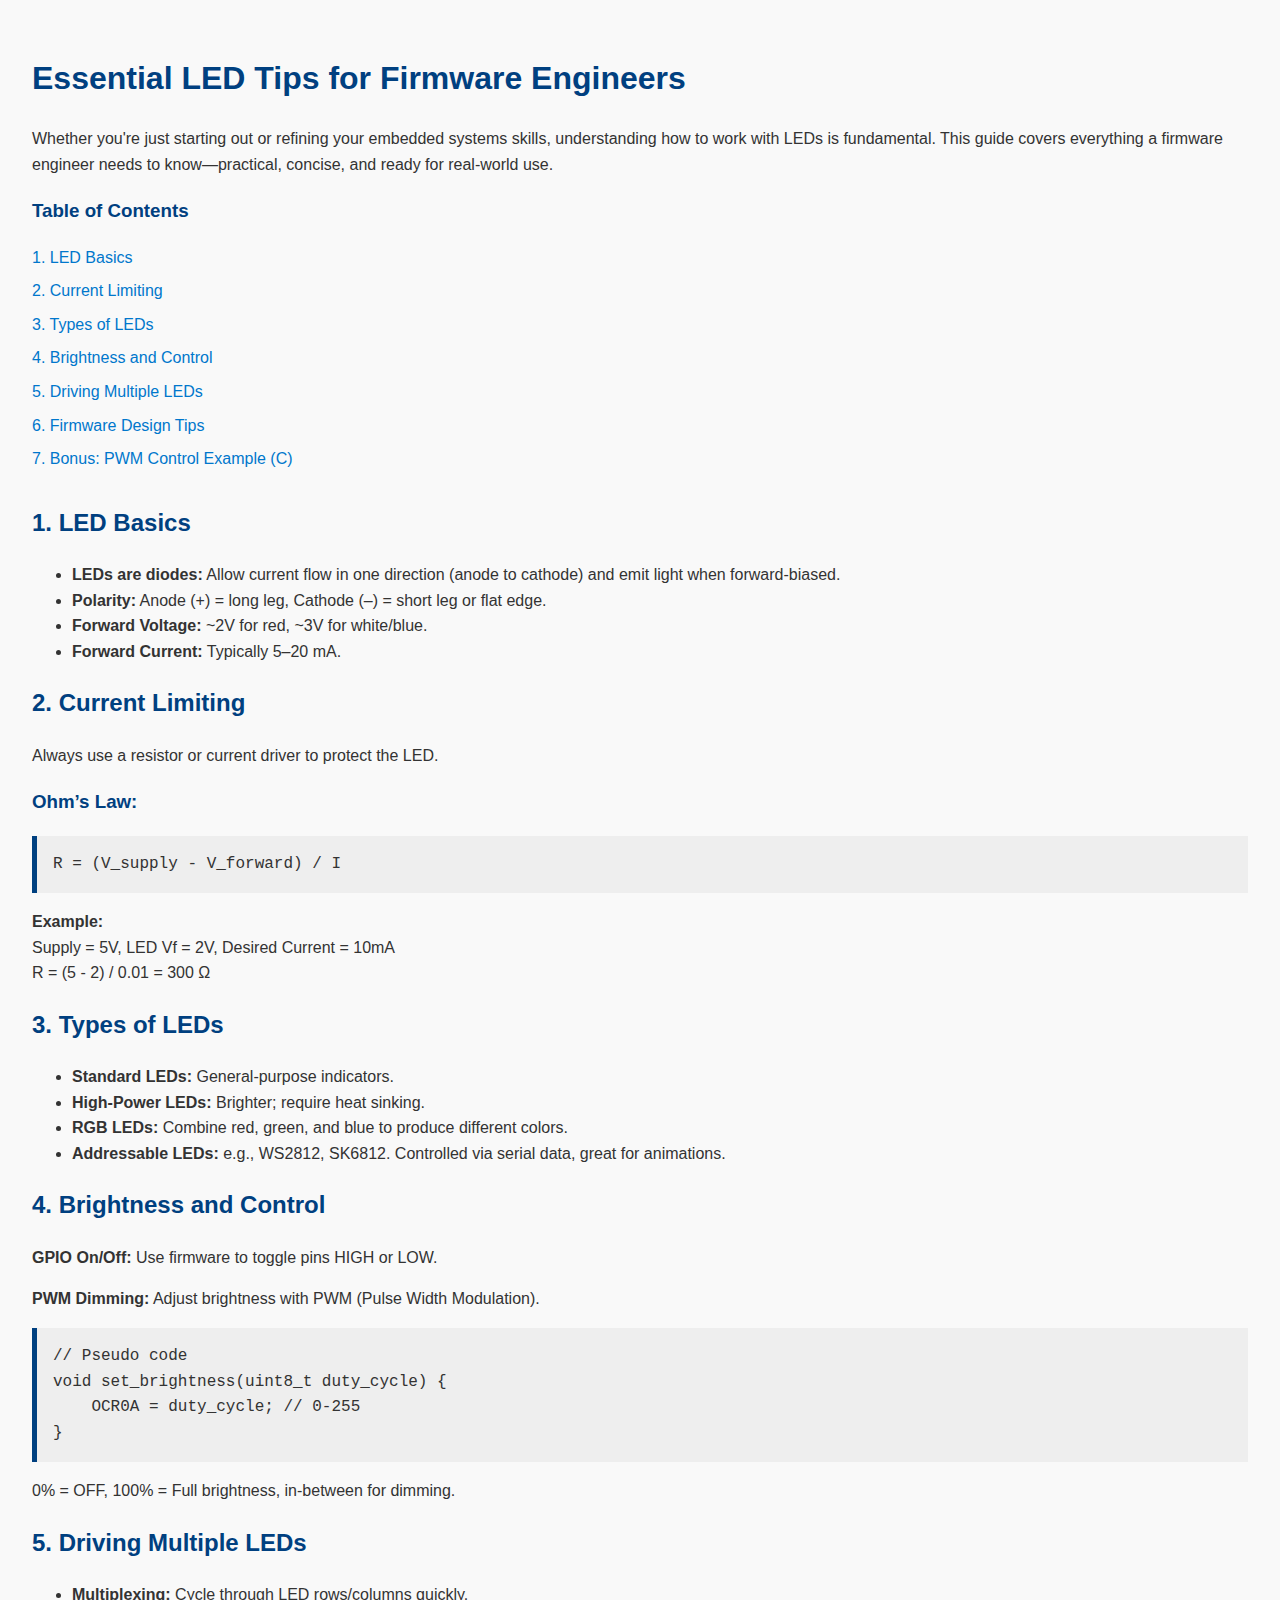
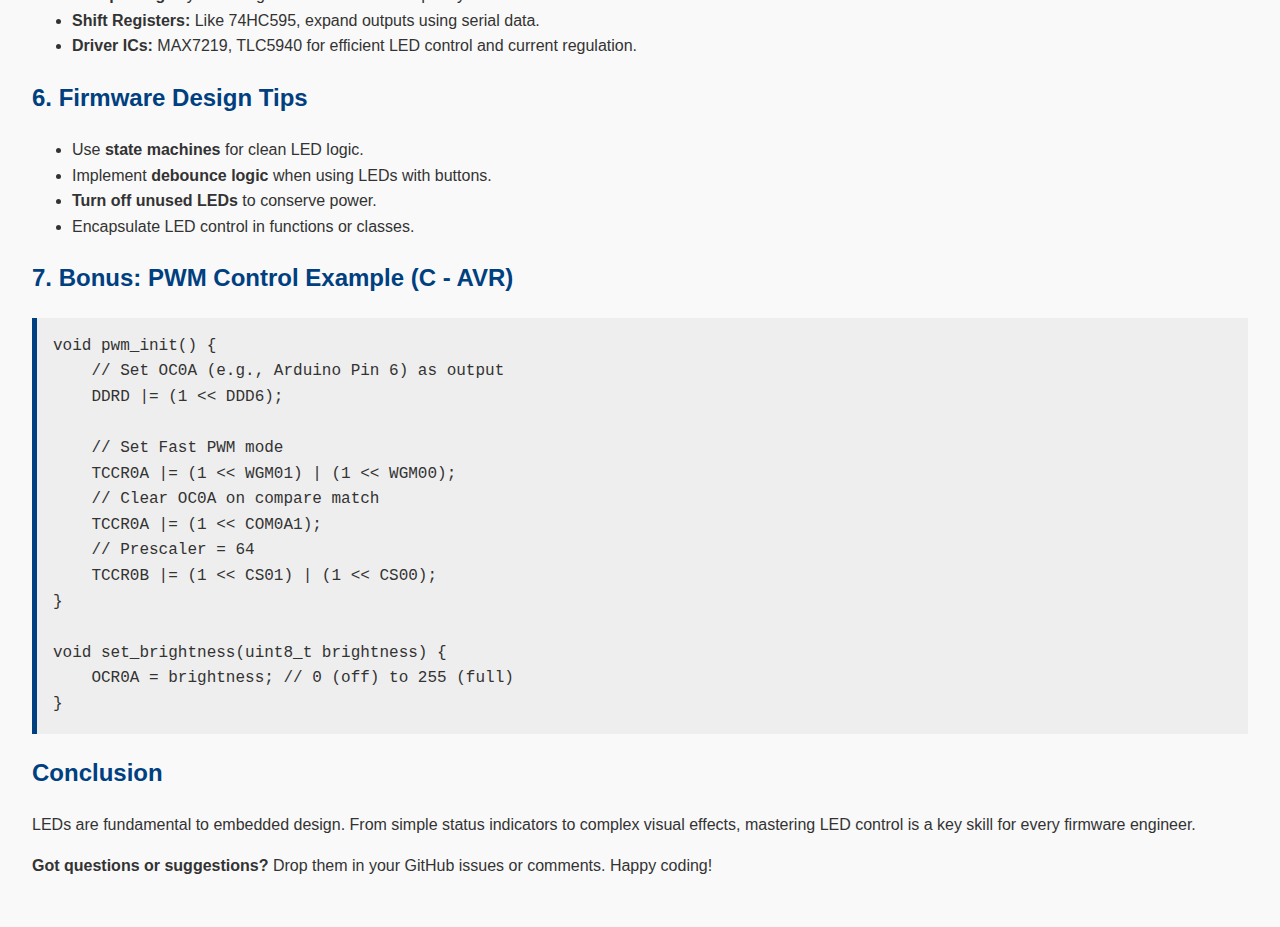
<file: index.html>
<!DOCTYPE html>
<html lang="en">
<head>
  <meta charset="UTF-8">
  <meta name="viewport" content="width=device-width, initial-scale=1">
  <title>Essential LED Tips for Firmware Engineers</title>
  <style>
    body {
      font-family: 'Segoe UI', sans-serif;
      line-height: 1.6;
      margin: 0;
      padding: 2rem;
      background: #f9f9f9;
      color: #333;
    }
    h1, h2, h3 {
      color: #004080;
    }
    pre {
      background: #eee;
      padding: 1rem;
      overflow-x: auto;
      border-left: 5px solid #004080;
    }
    code {
      font-family: Consolas, monospace;
    }
    a {
      color: #0077cc;
      text-decoration: none;
    }
    a:hover {
      text-decoration: underline;
    }
    nav {
      margin-bottom: 2rem;
    }
    nav ul {
      list-style-type: none;
      padding: 0;
    }
    nav ul li {
      margin-bottom: 0.5rem;
    }
  </style>
</head>
<body>

  <h1>Essential LED Tips for Firmware Engineers</h1>
  <p>Whether you're just starting out or refining your embedded systems skills, understanding how to work with LEDs is fundamental. This guide covers everything a firmware engineer needs to know—practical, concise, and ready for real-world use.</p>

  <nav>
    <h3>Table of Contents</h3>
    <ul>
      <li><a href="#basics">1. LED Basics</a></li>
      <li><a href="#current">2. Current Limiting</a></li>
      <li><a href="#types">3. Types of LEDs</a></li>
      <li><a href="#brightness">4. Brightness and Control</a></li>
      <li><a href="#multiple">5. Driving Multiple LEDs</a></li>
      <li><a href="#firmware">6. Firmware Design Tips</a></li>
      <li><a href="#example">7. Bonus: PWM Control Example (C)</a></li>
    </ul>
  </nav>

  <h2 id="basics">1. LED Basics</h2>
  <ul>
    <li><strong>LEDs are diodes:</strong> Allow current flow in one direction (anode to cathode) and emit light when forward-biased.</li>
    <li><strong>Polarity:</strong> Anode (+) = long leg, Cathode (–) = short leg or flat edge.</li>
    <li><strong>Forward Voltage:</strong> ~2V for red, ~3V for white/blue.</li>
    <li><strong>Forward Current:</strong> Typically 5–20 mA.</li>
  </ul>

  <h2 id="current">2. Current Limiting</h2>
  <p>Always use a resistor or current driver to protect the LED.</p>
  <h3>Ohm’s Law:</h3>
  <pre><code>R = (V_supply - V_forward) / I</code></pre>
  <p><strong>Example:</strong><br>
  Supply = 5V, LED Vf = 2V, Desired Current = 10mA<br>
  R = (5 - 2) / 0.01 = 300 Ω</p>

  <h2 id="types">3. Types of LEDs</h2>
  <ul>
    <li><strong>Standard LEDs:</strong> General-purpose indicators.</li>
    <li><strong>High-Power LEDs:</strong> Brighter; require heat sinking.</li>
    <li><strong>RGB LEDs:</strong> Combine red, green, and blue to produce different colors.</li>
    <li><strong>Addressable LEDs:</strong> e.g., WS2812, SK6812. Controlled via serial data, great for animations.</li>
  </ul>

  <h2 id="brightness">4. Brightness and Control</h2>
  <p><strong>GPIO On/Off:</strong> Use firmware to toggle pins HIGH or LOW.</p>
  <p><strong>PWM Dimming:</strong> Adjust brightness with PWM (Pulse Width Modulation).</p>
  <pre><code>// Pseudo code
void set_brightness(uint8_t duty_cycle) {
    OCR0A = duty_cycle; // 0-255
}</code></pre>
  <p>0% = OFF, 100% = Full brightness, in-between for dimming.</p>

  <h2 id="multiple">5. Driving Multiple LEDs</h2>
  <ul>
    <li><strong>Multiplexing:</strong> Cycle through LED rows/columns quickly.</li>
    <li><strong>Shift Registers:</strong> Like 74HC595, expand outputs using serial data.</li>
    <li><strong>Driver ICs:</strong> MAX7219, TLC5940 for efficient LED control and current regulation.</li>
  </ul>

  <h2 id="firmware">6. Firmware Design Tips</h2>
  <ul>
    <li>Use <strong>state machines</strong> for clean LED logic.</li>
    <li>Implement <strong>debounce logic</strong> when using LEDs with buttons.</li>
    <li><strong>Turn off unused LEDs</strong> to conserve power.</li>
    <li>Encapsulate LED control in functions or classes.</li>
  </ul>
  <h2 id="example">7. Bonus: PWM Control Example (C - AVR)</h2>
  <pre><code>void pwm_init() {
    // Set OC0A (e.g., Arduino Pin 6) as output
    DDRD |= (1 << DDD6);

    // Set Fast PWM mode
    TCCR0A |= (1 << WGM01) | (1 << WGM00);
    // Clear OC0A on compare match
    TCCR0A |= (1 << COM0A1);
    // Prescaler = 64
    TCCR0B |= (1 << CS01) | (1 << CS00);
}

void set_brightness(uint8_t brightness) {
    OCR0A = brightness; // 0 (off) to 255 (full)
}</code></pre>

  <h2>Conclusion</h2>
  <p>LEDs are fundamental to embedded design. From simple status indicators to complex visual effects, mastering LED control is a key skill for every firmware engineer.</p>

  <p><strong>Got questions or suggestions?</strong> Drop them in your GitHub issues or comments. Happy coding!</p>

</body>
    </html>
</file>
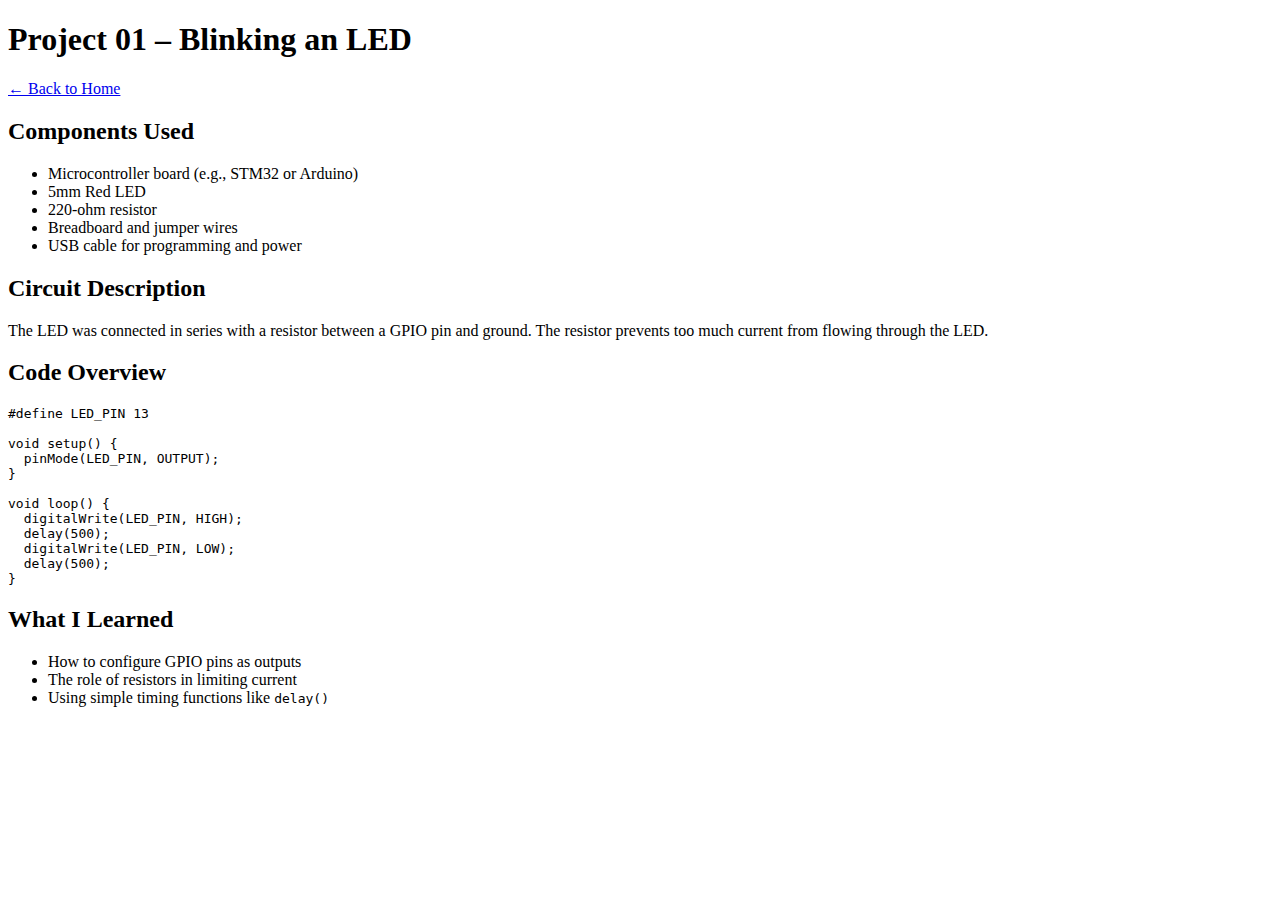
<file: project01.html>
<!DOCTYPE html>
<html lang="en">
<head>
  <meta charset="UTF-8">
  <title>Project 01 – Blinking an LED</title>
  <link rel="stylesheet" href="css/style.css">
</head>
<body>
  <header>
    <h1>Project 01 – Blinking an LED</h1>
    <a href="index.html" class="back-link">← Back to Home</a>
  </header>
  <main>
    <section>
      <h2>Components Used</h2>
      <ul>
        <li>Microcontroller board (e.g., STM32 or Arduino)</li>
        <li>5mm Red LED</li>
        <li>220-ohm resistor</li>
        <li>Breadboard and jumper wires</li>
        <li>USB cable for programming and power</li>
      </ul>
    </section>

    <section>
      <h2>Circuit Description</h2>
      <p>The LED was connected in series with a resistor between a GPIO pin and ground. The resistor prevents too much current from flowing through the LED.</p>
    </section>

    <section>
      <h2>Code Overview</h2>
      <pre><code>#define LED_PIN 13

void setup() {
  pinMode(LED_PIN, OUTPUT);
}

void loop() {
  digitalWrite(LED_PIN, HIGH);
  delay(500);
  digitalWrite(LED_PIN, LOW);
  delay(500);
}
</code></pre>
    </section>

    <section>
      <h2>What I Learned</h2>
      <ul>
        <li>How to configure GPIO pins as outputs</li>
        <li>The role of resistors in limiting current</li>
        <li>Using simple timing functions like <code>delay()</code></li>
      </ul>
    </section>
  </main>
</body>
</html>
</file>
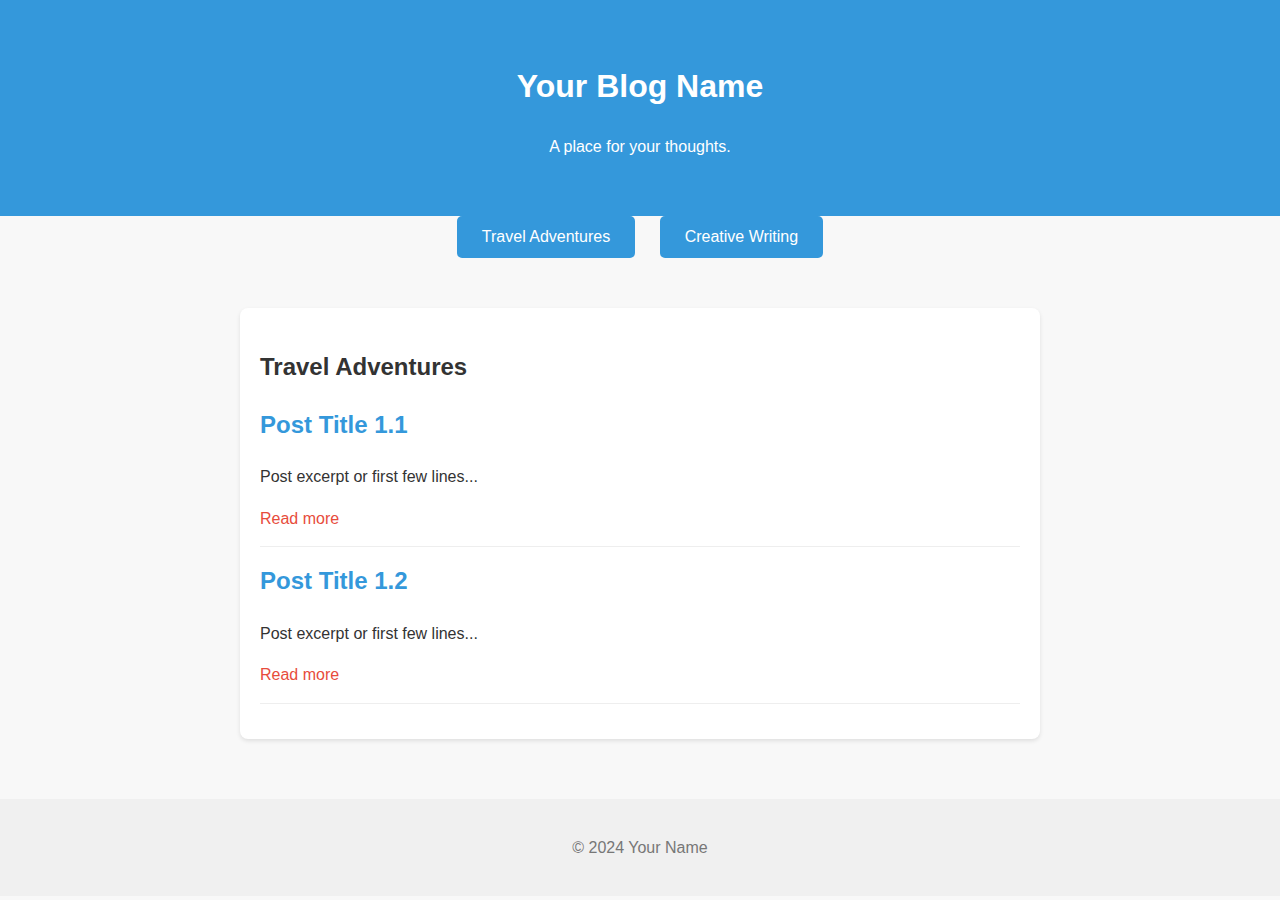
<file: project02.html>
<!DOCTYPE html>
<html lang="en">
<head>
    <meta charset="UTF-8">
    <meta name="viewport" content="width=device-width, initial-scale=1.0">
    <title>Your Blog Title</title>
    <style>
        body {
            font-family: 'Arial', sans-serif;
            margin: 0;
            padding: 0;
            line-height: 1.6;
            background-color: #f8f8f8; /* Light background */
            color: #333; /* Darker text */
        }

        header {
            background-color: #3498db; /* Blue header */
            color: white;
            padding: 40px 20px;
            text-align: center;
        }

        .container {
            max-width: 800px;
            margin: 20px auto;
            padding: 20px;
        }

        .category-section {
            display: none;
            background-color: white;
            border-radius: 8px;
            box-shadow: 0 2px 4px rgba(0, 0, 0, 0.1);
            padding: 20px;
            margin-bottom: 20px;
        }

        .category-section.active {
            display: block;
        }

        .post {
            border-bottom: 1px solid #eee;
            padding-bottom: 15px;
            margin-bottom: 15px;
        }

        .post h2 {
            margin-top: 0;
            color: #3498db; /* Blue post titles */
        }

        .post a {
            color: #e74c3c; /* Red links */
            text-decoration: none;
        }

        .post a:hover {
            text-decoration: underline;
        }

        footer {
            background-color: #f0f0f0;
            padding: 20px;
            text-align: center;
            margin-top: 20px;
            color: #777;
        }

        #category-buttons {
            text-align: center;
            margin-bottom: 30px;
        }

        #category-buttons button {
            padding: 12px 25px;
            margin: 0 10px;
            cursor: pointer;
            background-color: #3498db; /* Blue buttons */
            color: white;
            border: none;
            border-radius: 5px;
            font-size: 16px;
            transition: background-color 0.3s ease;
        }

        #category-buttons button:hover {
            background-color: #2980b9; /* Darker blue on hover */
        }
    </style>
</head>
<body>

    <header>
        <h1>Your Blog Name</h1>
        <p>A place for your thoughts.</p>
    </header>

    <div id="category-buttons">
        <button onclick="showCategory('travel')">Travel Adventures</button>
        <button onclick="showCategory('writing')">Creative Writing</button>
    </div>

    <div class="container">

        <section id="travel" class="category-section active">
            <h2>Travel Adventures</h2>
            <div class="post">
                <h2>Post Title 1.1</h2>
                <p>Post excerpt or first few lines...</p>
                <a href="post1.html">Read more</a>
            </div>
            <div class="post">
                <h2>Post Title 1.2</h2>
                <p>Post excerpt or first few lines...</p>
                <a href="post2.html">Read more</a>
            </div>
        </section>

        <section id="writing" class="category-section">
            <h2>Creative Writing</h2>
            <div class="post">
                <h2>Post Title 2.1</h2>
                <p>Post excerpt or first few lines...</p>
                <a href="post3.html">Read more</a>
            </div>
             <div class="post">
                <h2>Post Title 2.2</h2>
                <p>Post excerpt or first few lines...</p>
                <a href="post4.html">Read more</a>
            </div>
        </section>

    </div>

    <footer>
        <p>&copy; 2024 Your Name</p>
    </footer>

    <script>
        function showCategory(categoryId) {
            const categories = document.querySelectorAll('.category-section');
            categories.forEach(category => {
                category.classList.remove('active');
            });
            document.getElementById(categoryId).classList.add('active');
        }
    </script>

</body>
</html>
</file>
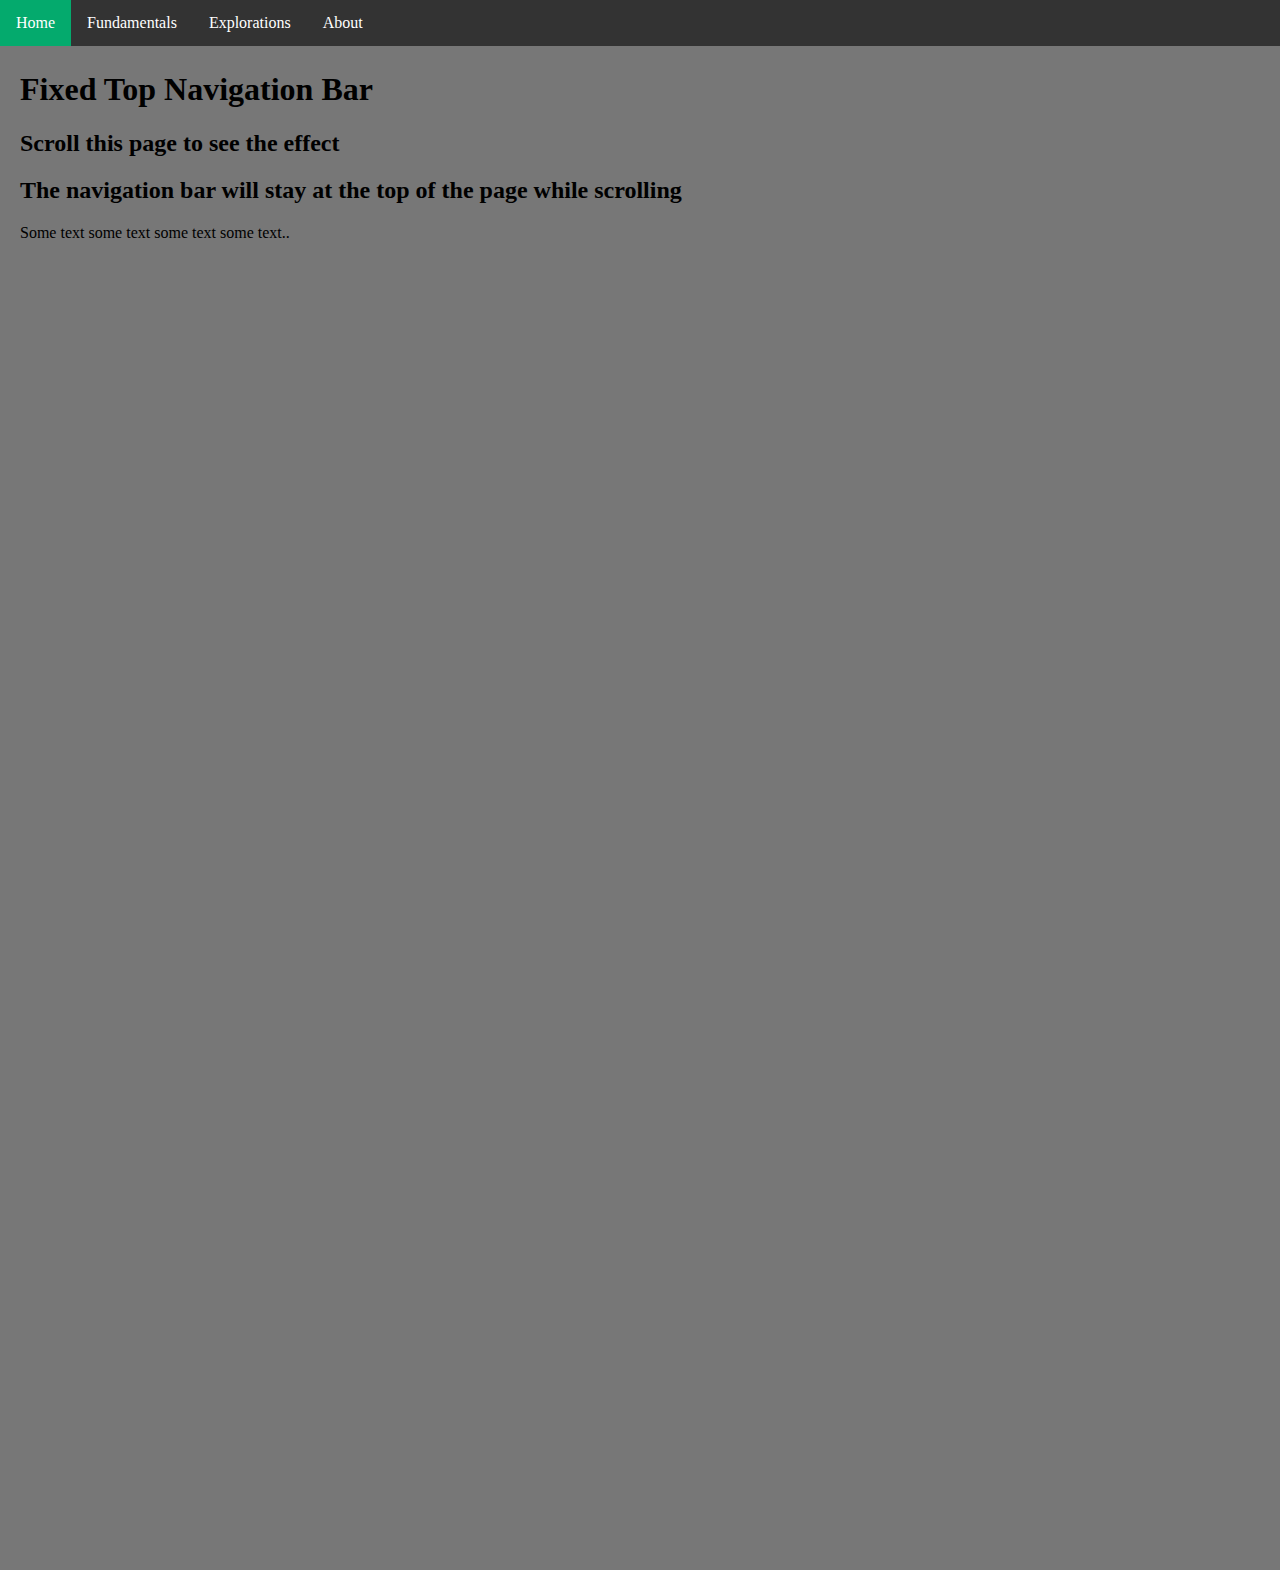
<file: project04.html>
<!DOCTYPE html>
<html>
<head>
<style>
body {margin:0;}

ul {
  list-style-type: none;
  margin: 0;
  padding: 0;
  overflow: hidden;
  background-color: #333;
  position: fixed;
  top: 0;
  width: 100%;
}

li {
  float: left;
}

li a {
  display: block;
  color: white;
  text-align: center;
  padding: 14px 16px;
  text-decoration: none;
}

li a:hover:not(.active) {
  background-color: #111;
}

.active {
  background-color: #04AA6D;
}
</style>
</head>
<body>

<ul>
  <li><a class="active" href="#home">Home</a></li>
  <li><a href="#news">Fundamentals</a></li>
  <li><a href="#contact">Explorations</a></li>
  <li><a href="#about">About</a></li>
</ul>

<div style="padding:20px;margin-top:30px;background-color:#777;height:1500px;">
  <h1>Fixed Top Navigation Bar</h1>
  <h2>Scroll this page to see the effect</h2>
  <h2>The navigation bar will stay at the top of the page while scrolling</h2>

  
  <p>Some text some text some text some text..</p>
</div>

</body>
</html>
</file>
<file: css/style.css>

</file>
